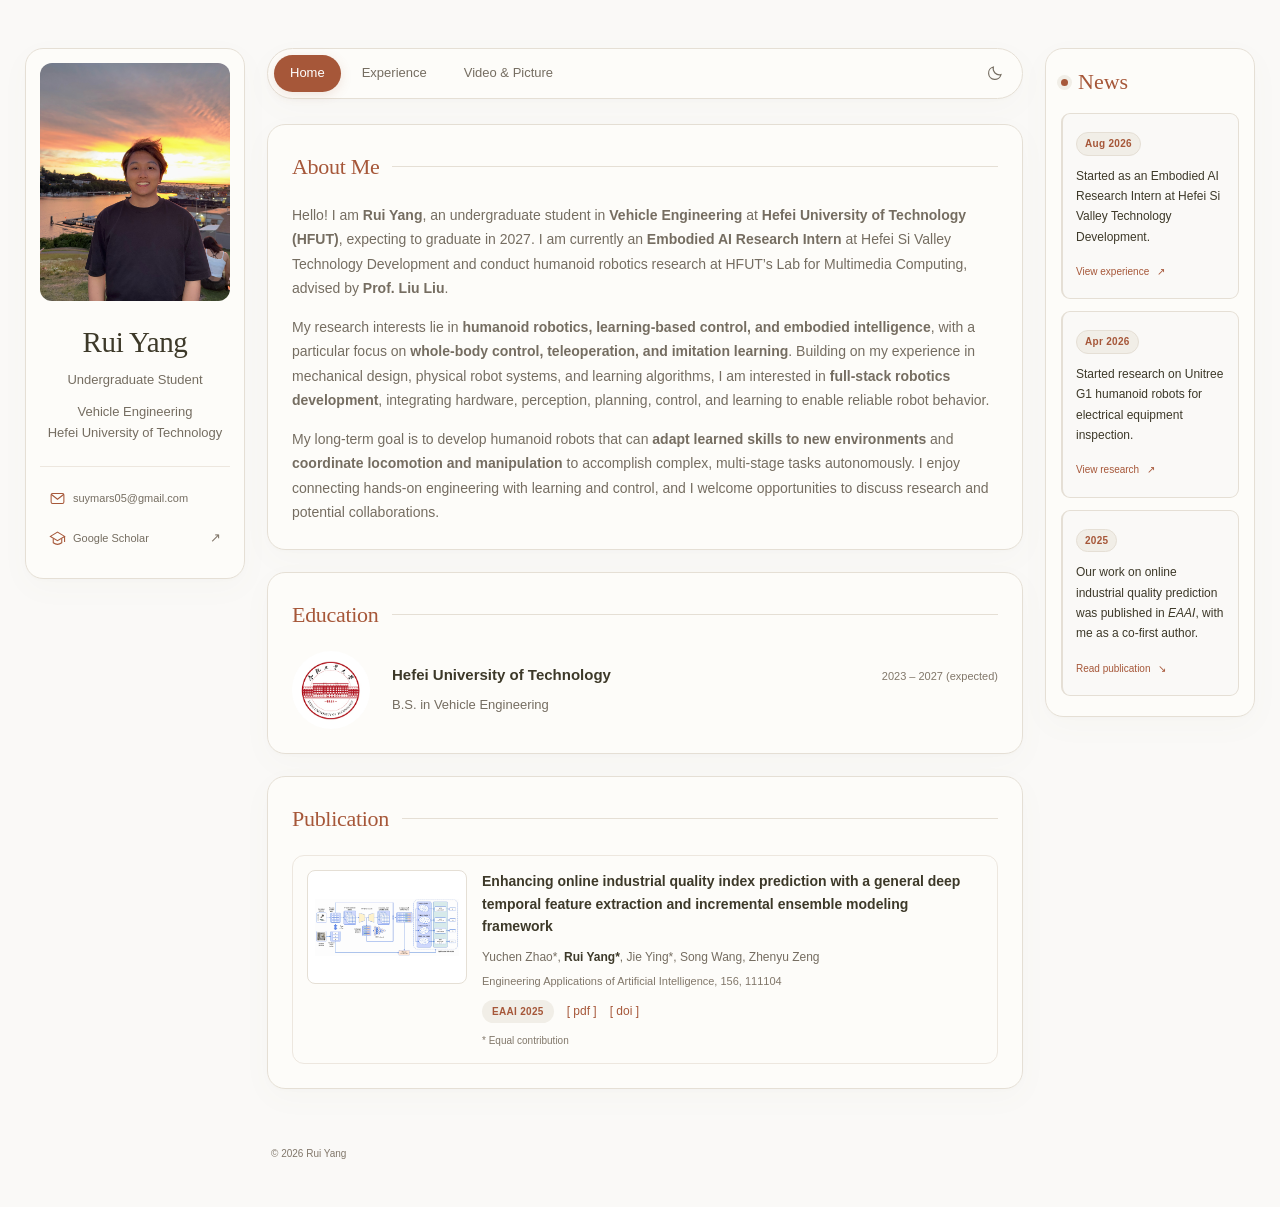
<file: index.html>
<!doctype html>
<html lang="en" data-theme="light">
<head><meta charset="utf-8"><meta name="viewport" content="width=device-width, initial-scale=1"><meta name="description" content="Rui Yang, a Vehicle Engineering undergraduate at Hefei University of Technology, working on humanoid robotics, whole-body control and embodied intelligence."><meta name="theme-color" content="#faf9f7"><title>Rui Yang | Home</title><link rel="icon" href="assets/favicon.svg" type="image/svg+xml"><link rel="stylesheet" href="assets/rui.css?v=no-underline-20261020"><script src="assets/app.js" defer></script><link rel="stylesheet" href="assets/media-page.css?v=20261023"></head>
<body class="home-page"><a class="skip-link" href="#main">Skip to content</a><div class="site-layout">
<aside class="sidebar" aria-label="About Rui Yang"><div class="profile-card"><img class="portrait" src="assets/rui-yang.jpg" alt="Rui Yang at sunset" width="3024" height="4032"><h1>Rui Yang</h1><p class="profile-role">Undergraduate Student</p><p class="profile-affiliation">Vehicle Engineering<br>Hefei University of Technology</p><div class="profile-links"><a href="mailto:suymars05@gmail.com"><svg viewBox="0 0 24 24" fill="none" stroke="currentColor" stroke-width="1.5" aria-hidden="true"><rect x="3" y="5" width="18" height="14" rx="2"/><path d="m3 6 9 7 9-7"/></svg><span>suymars05@gmail.com</span></a><a href="https://scholar.google.com/citations?hl=en&amp;user=213I5AwAAAAJ" target="_blank" rel="noopener"><svg viewBox="0 0 24 24" fill="none" stroke="currentColor" stroke-width="1.5" aria-hidden="true"><path d="m2 9 10-6 10 6-10 6-10-6Z"/><path d="M6 12v6c4 3 8 3 12 0v-6M22 9v8"/></svg><span>Google Scholar</span><span class="link-arrow" aria-hidden="true">↗</span></a></div></div></aside>
<div class="main-column"><nav class="page-nav" aria-label="Main navigation"><a href="index.html" aria-current="page">Home</a><a href="experience.html">Experience</a><a href="media.html">Video &amp; Picture</a><button id="themeToggle" aria-label="Toggle dark theme" aria-pressed="false" title="Toggle color theme"><svg viewBox="0 0 24 24" fill="none" stroke="currentColor" stroke-width="1.5" aria-hidden="true"><path d="M20 14.2A8.4 8.4 0 0 1 9.8 4a8.4 8.4 0 1 0 10.2 10.2Z"/></svg></button></nav>
<main id="main"><section class="module" id="about"><h2>About Me</h2>
<p>Hello! I am <strong>Rui Yang</strong>, an undergraduate student in <strong>Vehicle Engineering</strong> at <a href="https://www.hfut.edu.cn/" target="_blank" rel="noopener"><strong>Hefei University of Technology (HFUT)</strong></a>, expecting to graduate in 2027. I am currently an <strong>Embodied AI Research Intern</strong> at <a href="experience.html#internships">Hefei Si Valley Technology Development</a> and conduct humanoid robotics research at HFUT’s <a href="experience.html#research">Lab for Multimedia Computing</a>, advised by <a href="https://hfut-liuliu.com/" target="_blank" rel="noopener"><strong>Prof. Liu Liu</strong></a>.</p>
<p>My research interests lie in <strong>humanoid robotics, learning-based control, and embodied intelligence</strong>, with a particular focus on <strong>whole-body control, teleoperation, and imitation learning</strong>. Building on my experience in mechanical design, physical robot systems, and learning algorithms, I am interested in <strong>full-stack robotics development</strong>, integrating hardware, perception, planning, control, and learning to enable reliable robot behavior.</p>
<p>My long-term goal is to develop humanoid robots that can <strong>adapt learned skills to new environments</strong> and <strong>coordinate locomotion and manipulation</strong> to accomplish complex, multi-stage tasks autonomously. I enjoy connecting hands-on engineering with learning and control, and I welcome opportunities to <a href="mailto:suymars05@gmail.com">discuss research and potential collaborations</a>.</p></section>
<section class="module" id="education"><h2>Education</h2><div class="education-row"><a class="university-logo" href="https://www.hfut.edu.cn/" target="_blank" rel="noopener" aria-label="Hefei University of Technology"><img src="assets/hfut-emblem.jpg" alt="Hefei University of Technology emblem" width="205" height="185"></a><div class="education-body"><div class="education-heading"><h3>Hefei University of Technology</h3><span class="date">2023 – 2027 (expected)</span></div><p>B.S. in Vehicle Engineering</p></div></div></section>
<section class="module" id="publication"><h2>Publication</h2><article class="publication"><a class="paper-figure" href="assets/tfe-ivbre-framework.png" target="_blank" rel="noopener" aria-label="View the TFE-IVBRE framework figure"><img src="assets/tfe-ivbre-framework.png" alt="TFE-IVBRE framework: temporal feature extraction and incremental variational Bayesian regression ensemble" width="953" height="379"></a><div class="paper-body"><h3>Enhancing online industrial quality index prediction with a general deep temporal feature extraction and incremental ensemble modeling framework</h3><p class="authors">Yuchen Zhao*, <strong>Rui Yang*</strong>, Jie Ying*, Song Wang, Zhenyu Zeng</p><p class="paper-venue">Engineering Applications of Artificial Intelligence, 156, 111104</p><div class="paper-meta"><span class="venue-badge">EAAI 2025</span><a href="assets/Rui_Yang_EAAI_2025.pdf" target="_blank" rel="noopener">[ pdf ]</a><a href="https://doi.org/10.1016/j.engappai.2025.111104" target="_blank" rel="noopener">[ doi ]</a></div><p class="contribution">* Equal contribution</p></div></article></section></main></div><aside class="news-rail" aria-labelledby="news-title"><div class="news-card"><h2 id="news-title"><span class="news-dot" aria-hidden="true"></span>News</h2><ol class="news-list"><li class="news-item"><time datetime="2026-08">Aug 2026</time><p>Started as an Embodied AI Research Intern at Hefei Si Valley Technology Development.</p><a href="experience.html#internships">View experience <span aria-hidden="true">↗</span></a></li><li class="news-item"><time datetime="2026-04">Apr 2026</time><p>Started research on Unitree G1 humanoid robots for electrical equipment inspection.</p><a href="experience.html#research">View research <span aria-hidden="true">↗</span></a></li><li class="news-item"><time datetime="2025">2025</time><p>Our work on online industrial quality prediction was published in <em>EAAI</em>, with me as a co-first author.</p><a href="#publication">Read publication <span aria-hidden="true">↘</span></a></li></ol></div></aside><footer class="home-footer"><span>© 2026 Rui Yang</span></footer></div></body></html>
</file>
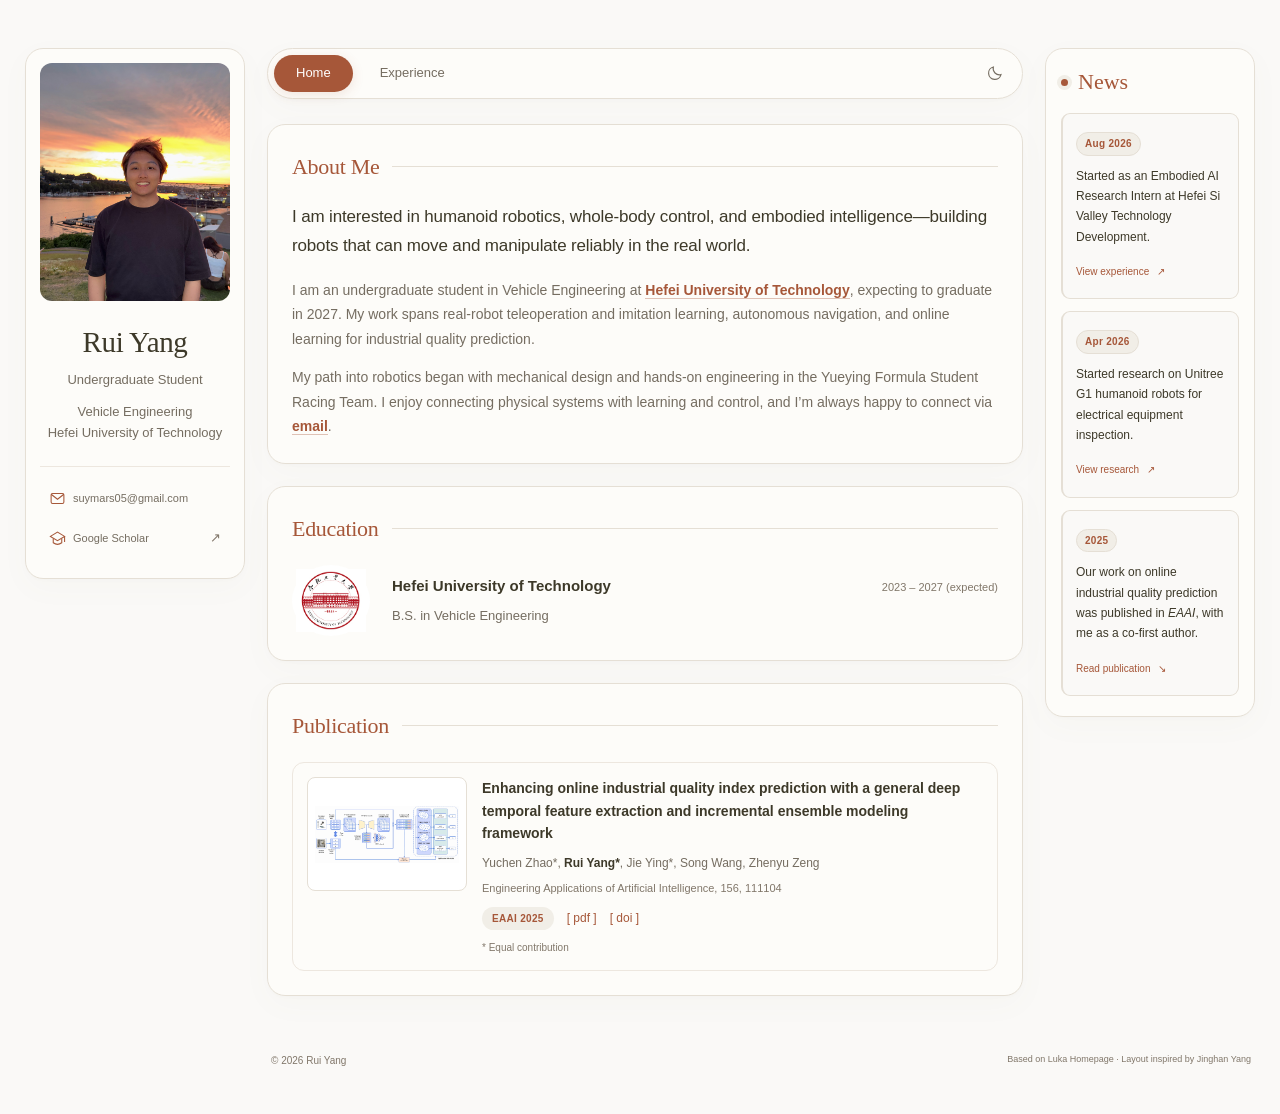
<file: github-pages/index.html>
<!doctype html>
<html lang="en" data-theme="light">
<head><meta charset="utf-8"><meta name="viewport" content="width=device-width, initial-scale=1"><meta name="description" content="Rui Yang, a Vehicle Engineering undergraduate at Hefei University of Technology, working on humanoid robotics, whole-body control and embodied intelligence."><meta name="theme-color" content="#faf9f7"><title>Rui Yang | Home</title><link rel="icon" href="assets/favicon.svg" type="image/svg+xml"><link rel="stylesheet" href="assets/rui.css"><script src="assets/app.js" defer></script></head>
<body class="home-page"><a class="skip-link" href="#main">Skip to content</a><div class="site-layout">
<aside class="sidebar" aria-label="About Rui Yang"><div class="profile-card"><img class="portrait" src="assets/rui-yang.jpg" alt="Rui Yang at sunset" width="3024" height="4032"><h1>Rui Yang</h1><p class="profile-role">Undergraduate Student</p><p class="profile-affiliation">Vehicle Engineering<br>Hefei University of Technology</p><div class="profile-links"><a href="mailto:suymars05@gmail.com"><svg viewBox="0 0 24 24" fill="none" stroke="currentColor" stroke-width="1.5" aria-hidden="true"><rect x="3" y="5" width="18" height="14" rx="2"/><path d="m3 6 9 7 9-7"/></svg><span>suymars05@gmail.com</span></a><a href="https://scholar.google.com/citations?hl=en&amp;user=213I5AwAAAAJ" target="_blank" rel="noopener"><svg viewBox="0 0 24 24" fill="none" stroke="currentColor" stroke-width="1.5" aria-hidden="true"><path d="m2 9 10-6 10 6-10 6-10-6Z"/><path d="M6 12v6c4 3 8 3 12 0v-6M22 9v8"/></svg><span>Google Scholar</span><span class="link-arrow" aria-hidden="true">↗</span></a></div></div></aside>
<div class="main-column"><nav class="page-nav" aria-label="Main navigation"><a href="index.html" aria-current="page">Home</a><a href="experience.html" >Experience</a><button id="themeToggle" aria-label="Toggle dark theme" aria-pressed="false" title="Toggle color theme"><svg viewBox="0 0 24 24" fill="none" stroke="currentColor" stroke-width="1.5" aria-hidden="true"><path d="M20 14.2A8.4 8.4 0 0 1 9.8 4a8.4 8.4 0 1 0 10.2 10.2Z"/></svg></button></nav>
<main id="main"><section class="module" id="about"><h2>About Me</h2><p class="lead">I am interested in humanoid robotics, whole-body control, and embodied intelligence—building robots that can move and manipulate reliably in the real world.</p><p>I am an undergraduate student in Vehicle Engineering at <a href="https://www.hfut.edu.cn/" target="_blank" rel="noopener">Hefei University of Technology</a>, expecting to graduate in 2027. My work spans real-robot teleoperation and imitation learning, autonomous navigation, and online learning for industrial quality prediction.</p><p>My path into robotics began with mechanical design and hands-on engineering in the Yueying Formula Student Racing Team. I enjoy connecting physical systems with learning and control, and I’m always happy to connect via <a href="mailto:suymars05@gmail.com">email</a>.</p></section>
<section class="module" id="education"><h2>Education</h2><div class="education-row"><a class="university-logo" href="https://www.hfut.edu.cn/" target="_blank" rel="noopener" aria-label="Hefei University of Technology"><img src="assets/hfut-emblem.jpg" alt="Hefei University of Technology emblem" width="205" height="185"></a><div class="education-body"><div class="education-heading"><h3>Hefei University of Technology</h3><span class="date">2023 – 2027 (expected)</span></div><p>B.S. in Vehicle Engineering</p></div></div></section>
<section class="module" id="publication"><h2>Publication</h2><article class="publication"><a class="paper-figure" href="assets/tfe-ivbre-framework.png" target="_blank" rel="noopener" aria-label="View the TFE-IVBRE framework figure"><img src="assets/tfe-ivbre-framework.png" alt="TFE-IVBRE framework: temporal feature extraction and incremental variational Bayesian regression ensemble" width="953" height="379"></a><div class="paper-body"><h3>Enhancing online industrial quality index prediction with a general deep temporal feature extraction and incremental ensemble modeling framework</h3><p class="authors">Yuchen Zhao*, <strong>Rui Yang*</strong>, Jie Ying*, Song Wang, Zhenyu Zeng</p><p class="paper-venue">Engineering Applications of Artificial Intelligence, 156, 111104</p><div class="paper-meta"><span class="venue-badge">EAAI 2025</span><a href="assets/Rui_Yang_EAAI_2025.pdf" target="_blank" rel="noopener">[ pdf ]</a><a href="https://doi.org/10.1016/j.engappai.2025.111104" target="_blank" rel="noopener">[ doi ]</a></div><p class="contribution">* Equal contribution</p></div></article></section></main></div><aside class="news-rail" aria-labelledby="news-title"><div class="news-card"><h2 id="news-title"><span class="news-dot" aria-hidden="true"></span>News</h2><ol class="news-list"><li class="news-item"><time datetime="2026-08">Aug 2026</time><p>Started as an Embodied AI Research Intern at Hefei Si Valley Technology Development.</p><a href="experience.html#internships">View experience <span aria-hidden="true">↗</span></a></li><li class="news-item"><time datetime="2026-04">Apr 2026</time><p>Started research on Unitree G1 humanoid robots for electrical equipment inspection.</p><a href="experience.html#research">View research <span aria-hidden="true">↗</span></a></li><li class="news-item"><time datetime="2025">2025</time><p>Our work on online industrial quality prediction was published in <em>EAAI</em>, with me as a co-first author.</p><a href="#publication">Read publication <span aria-hidden="true">↘</span></a></li></ol></div></aside><footer class="home-footer"><span>© 2026 Rui Yang</span><span class="credit">Based on <a href="https://github.com/wzsyyh/luka-homepage-template" target="_blank" rel="noopener">Luka Homepage</a> · Layout inspired by <a href="https://jinghanyang.com/" target="_blank" rel="noopener">Jinghan Yang</a></span></footer></div></body></html>
</file>
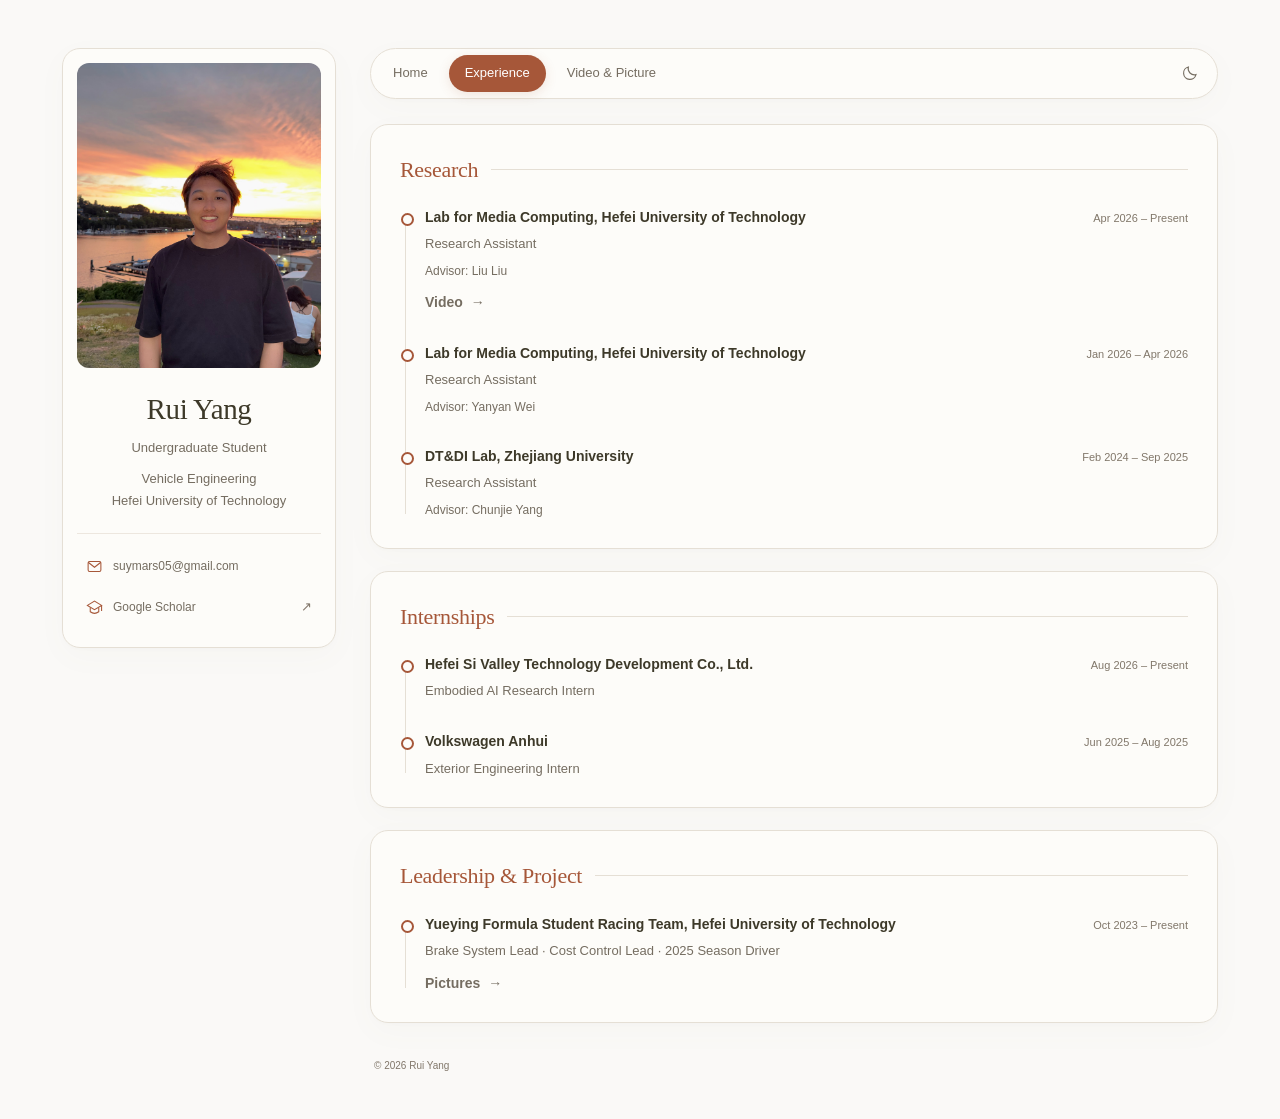
<file: experience.html>
<!doctype html>
<html lang="en" data-theme="light">
<head><meta charset="utf-8"><meta name="viewport" content="width=device-width, initial-scale=1"><meta name="description" content="Rui Yang, a Vehicle Engineering undergraduate at Hefei University of Technology, working on humanoid robotics, whole-body control and embodied intelligence."><meta name="theme-color" content="#faf9f7"><title>Rui Yang | Experience</title><link rel="icon" href="assets/favicon.svg" type="image/svg+xml"><link rel="stylesheet" href="assets/rui.css?v=no-underline-20261020"><script src="assets/app.js" defer></script><link rel="stylesheet" href="assets/media-page.css?v=20261023-racing"></head>
<body><a class="skip-link" href="#main">Skip to content</a><div class="site-layout">
<aside class="sidebar" aria-label="About Rui Yang"><div class="profile-card"><img class="portrait" src="assets/rui-yang.jpg" alt="Rui Yang at sunset" width="3024" height="4032"><h1>Rui Yang</h1><p class="profile-role">Undergraduate Student</p><p class="profile-affiliation">Vehicle Engineering<br>Hefei University of Technology</p><div class="profile-links"><a href="mailto:suymars05@gmail.com"><svg viewBox="0 0 24 24" fill="none" stroke="currentColor" stroke-width="1.5" aria-hidden="true"><rect x="3" y="5" width="18" height="14" rx="2"/><path d="m3 6 9 7 9-7"/></svg><span>suymars05@gmail.com</span></a><a href="https://scholar.google.com/citations?hl=en&amp;user=213I5AwAAAAJ" target="_blank" rel="noopener"><svg viewBox="0 0 24 24" fill="none" stroke="currentColor" stroke-width="1.5" aria-hidden="true"><path d="m2 9 10-6 10 6-10 6-10-6Z"/><path d="M6 12v6c4 3 8 3 12 0v-6M22 9v8"/></svg><span>Google Scholar</span><span class="link-arrow" aria-hidden="true">↗</span></a></div></div></aside>
<div class="main-column"><nav class="page-nav" aria-label="Main navigation"><a href="index.html">Home</a><a href="experience.html" aria-current="page">Experience</a><a href="media.html">Video &amp; Picture</a><button id="themeToggle" aria-label="Toggle dark theme" aria-pressed="false" title="Toggle color theme"><svg viewBox="0 0 24 24" fill="none" stroke="currentColor" stroke-width="1.5" aria-hidden="true"><path d="M20 14.2A8.4 8.4 0 0 1 9.8 4a8.4 8.4 0 1 0 10.2 10.2Z"/></svg></button></nav>
<main id="main"><section class="module" id="research"><h2>Research</h2><div class="timeline">
<article class="timeline-item" id="liu-liu-research"><div class="entry-heading"><h3>Lab for Media Computing, Hefei University of Technology</h3><span class="date">Apr 2026 – Present</span></div><p class="role">Research Assistant</p><p class="advisor">Advisor: <a href="https://hfut-liuliu.com/" target="_blank" rel="noopener">Liu Liu</a></p><p class="project-media-link"><a href="media.html#liu-liu-video" aria-label="Watch the Liu Liu research project video">Video <span aria-hidden="true">→</span></a></p></article>
<article class="timeline-item"><div class="entry-heading"><h3>Lab for Media Computing, Hefei University of Technology</h3><span class="date">Jan 2026 – Apr 2026</span></div><p class="role">Research Assistant</p><p class="advisor">Advisor: <a href="https://faculty.hfut.edu.cn/weiyanyan/zh_CN/index.htm" target="_blank" rel="noopener">Yanyan Wei</a></p></article>
<article class="timeline-item"><div class="entry-heading"><h3>DT&amp;DI Lab, Zhejiang University</h3><span class="date">Feb 2024 – Sep 2025</span></div><p class="role">Research Assistant</p><p class="advisor">Advisor: <a href="https://person.zju.edu.cn/cjyang" target="_blank" rel="noopener">Chunjie Yang</a></p></article>
</div></section><section class="module" id="internships"><h2>Internships</h2><div class="timeline"><article class="timeline-item"><div class="entry-heading"><h3>Hefei Si Valley Technology Development Co., Ltd.</h3><span class="date">Aug 2026 – Present</span></div><p class="role">Embodied AI Research Intern</p></article><article class="timeline-item"><div class="entry-heading"><h3>Volkswagen Anhui</h3><span class="date">Jun 2025 – Aug 2025</span></div><p class="role">Exterior Engineering Intern</p></article></div></section><section class="module" id="leadership"><h2>Leadership &amp; Project</h2><div class="timeline"><article class="timeline-item" id="yueying-experience"><div class="entry-heading"><h3>Yueying Formula Student Racing Team, Hefei University of Technology</h3><span class="date">Oct 2023 – Present</span></div><p class="role">Brake System Lead · Cost Control Lead · 2025 Season Driver</p><p class="project-media-link"><a href="media.html#yueying-pictures">Pictures <span aria-hidden="true">→</span></a></p></article></div></section></main><footer><span>© 2026 Rui Yang</span></footer></div></div></body></html>
</file>
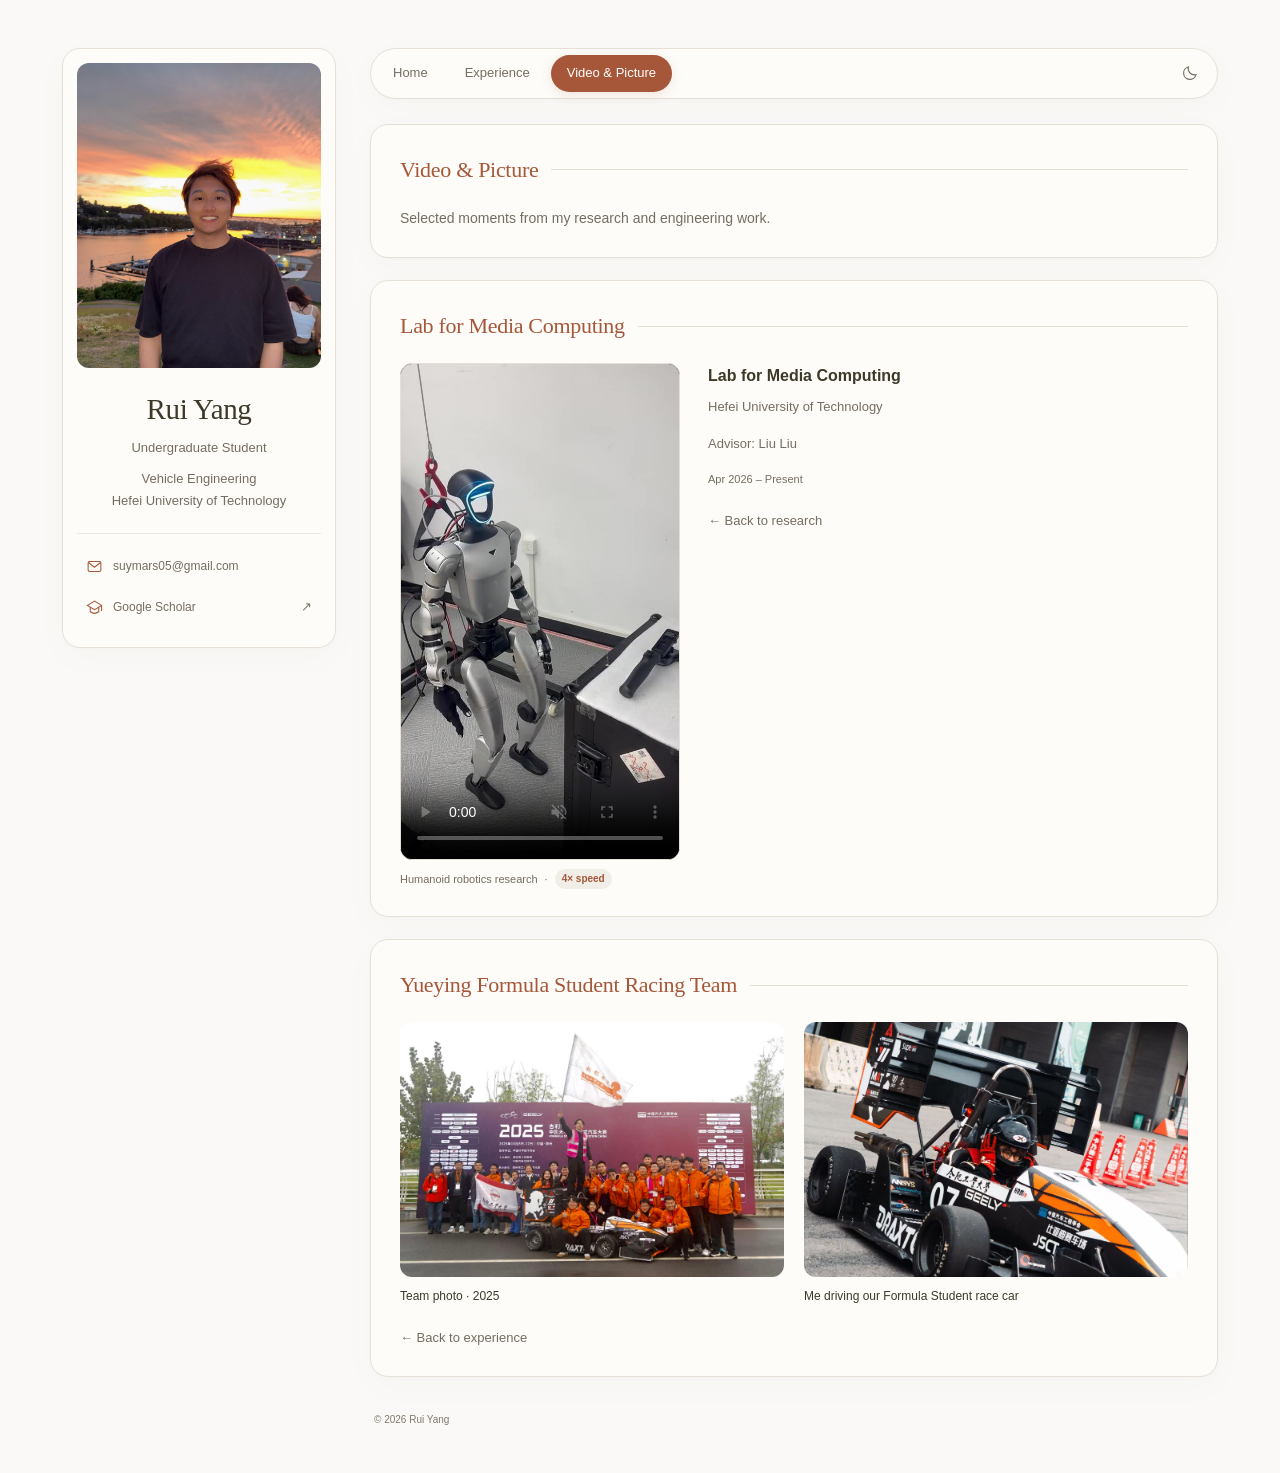
<file: media.html>
<!doctype html>
<html lang="en" data-theme="light">
<head><meta charset="utf-8"><meta name="viewport" content="width=device-width, initial-scale=1"><meta name="description" content="Rui Yang, a Vehicle Engineering undergraduate at Hefei University of Technology, working on humanoid robotics, whole-body control and embodied intelligence."><meta name="theme-color" content="#faf9f7"><title>Rui Yang | Video &amp; Picture</title><link rel="icon" href="assets/favicon.svg" type="image/svg+xml"><link rel="stylesheet" href="assets/rui.css?v=no-underline-20261020"><script src="assets/app.js" defer></script><link rel="stylesheet" href="assets/media-page.css?v=20261023-racing"><link rel="stylesheet" href="assets/research-video.css?v=20261022"></head>
<body><a class="skip-link" href="#main">Skip to content</a><div class="site-layout">
<aside class="sidebar" aria-label="About Rui Yang"><div class="profile-card"><img class="portrait" src="assets/rui-yang.jpg" alt="Rui Yang at sunset" width="3024" height="4032"><h1>Rui Yang</h1><p class="profile-role">Undergraduate Student</p><p class="profile-affiliation">Vehicle Engineering<br>Hefei University of Technology</p><div class="profile-links"><a href="mailto:suymars05@gmail.com"><svg viewBox="0 0 24 24" fill="none" stroke="currentColor" stroke-width="1.5" aria-hidden="true"><rect x="3" y="5" width="18" height="14" rx="2"/><path d="m3 6 9 7 9-7"/></svg><span>suymars05@gmail.com</span></a><a href="https://scholar.google.com/citations?hl=en&amp;user=213I5AwAAAAJ" target="_blank" rel="noopener"><svg viewBox="0 0 24 24" fill="none" stroke="currentColor" stroke-width="1.5" aria-hidden="true"><path d="m2 9 10-6 10 6-10 6-10-6Z"/><path d="M6 12v6c4 3 8 3 12 0v-6M22 9v8"/></svg><span>Google Scholar</span><span class="link-arrow" aria-hidden="true">↗</span></a></div></div></aside>
<div class="main-column"><nav class="page-nav" aria-label="Main navigation"><a href="index.html">Home</a><a href="experience.html">Experience</a><a href="media.html" aria-current="page">Video &amp; Picture</a><button id="themeToggle" aria-label="Toggle dark theme" aria-pressed="false" title="Toggle color theme"><svg viewBox="0 0 24 24" fill="none" stroke="currentColor" stroke-width="1.5" aria-hidden="true"><path d="M20 14.2A8.4 8.4 0 0 1 9.8 4a8.4 8.4 0 1 0 10.2 10.2Z"/></svg></button></nav>
<main id="main"><section class="module media-intro"><h2>Video &amp; Picture</h2><p>Selected moments from my research and engineering work.</p></section>
<section class="module media-project" id="liu-liu-video" tabindex="-1" aria-labelledby="humanoid-title"><h2 id="humanoid-title">Lab for Media Computing</h2><div class="media-project-grid"><figure class="research-media">
<video class="research-video" controls playsinline muted preload="metadata" poster="assets/humanoid-research-poster.jpg" width="540" height="960" aria-label="Humanoid robotics research demonstration at four times speed">
<source src="assets/humanoid-research-4x.mp4" type="video/mp4">
Your browser does not support embedded video. <a href="assets/humanoid-research-4x.mp4">Watch the video</a>.
</video>
<figcaption>Humanoid robotics research <span aria-hidden="true">·</span> <span class="video-speed">4× speed</span></figcaption>
</figure><div class="media-project-details"><h3>Lab for Media Computing</h3><p>Hefei University of Technology</p><p class="advisor">Advisor: <a href="https://hfut-liuliu.com/" target="_blank" rel="noopener">Liu Liu</a></p><p class="date">Apr 2026 – Present</p><p class="media-back"><a href="experience.html#liu-liu-research">← Back to research</a></p></div></div></section><section class="module media-project racing-gallery" id="yueying-pictures" tabindex="-1" aria-labelledby="yueying-title">
<h2 id="yueying-title">Yueying Formula Student Racing Team</h2>
<div class="photo-grid">
<figure><a href="assets/yueying-team-2025.jpg" target="_blank" rel="noopener" aria-label="Open full-size Yueying team photo"><img src="assets/yueying-team-2025.jpg" alt="Yueying Formula Student Racing Team with their race car and team flag at the 2025 competition" width="1920" height="1279" loading="lazy" decoding="async"></a><figcaption>Team photo · 2025</figcaption></figure>
<figure><a href="assets/yueying-race-car.jpg" target="_blank" rel="noopener" aria-label="Open full-size Yueying race car photo"><img src="assets/yueying-race-car.jpg" alt="Rui Yang driving the Yueying Formula Student race car" width="1920" height="1279" loading="lazy" decoding="async"></a><figcaption>Me driving our Formula Student race car</figcaption></figure>
</div><p class="media-back"><a href="experience.html#yueying-experience">← Back to experience</a></p></section></main><footer><span>© 2026 Rui Yang</span></footer></div></div></body></html>
</file>
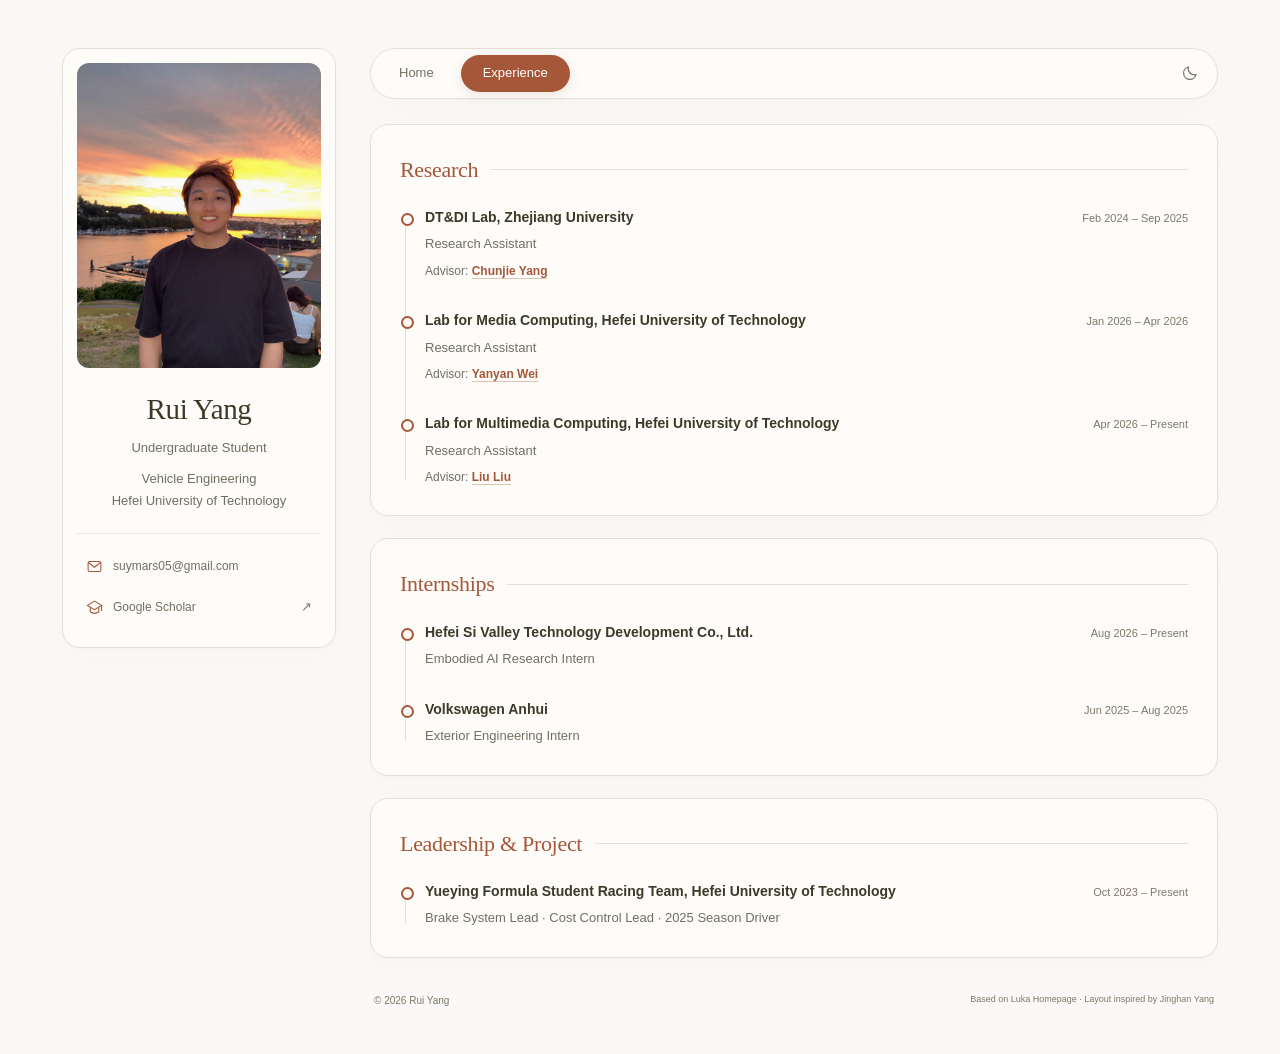
<file: github-pages/experience.html>
<!doctype html>
<html lang="en" data-theme="light">
<head><meta charset="utf-8"><meta name="viewport" content="width=device-width, initial-scale=1"><meta name="description" content="Rui Yang, a Vehicle Engineering undergraduate at Hefei University of Technology, working on humanoid robotics, whole-body control and embodied intelligence."><meta name="theme-color" content="#faf9f7"><title>Rui Yang | Experience</title><link rel="icon" href="assets/favicon.svg" type="image/svg+xml"><link rel="stylesheet" href="assets/rui.css"><script src="assets/app.js" defer></script></head>
<body><a class="skip-link" href="#main">Skip to content</a><div class="site-layout">
<aside class="sidebar" aria-label="About Rui Yang"><div class="profile-card"><img class="portrait" src="assets/rui-yang.jpg" alt="Rui Yang at sunset" width="3024" height="4032"><h1>Rui Yang</h1><p class="profile-role">Undergraduate Student</p><p class="profile-affiliation">Vehicle Engineering<br>Hefei University of Technology</p><div class="profile-links"><a href="mailto:suymars05@gmail.com"><svg viewBox="0 0 24 24" fill="none" stroke="currentColor" stroke-width="1.5" aria-hidden="true"><rect x="3" y="5" width="18" height="14" rx="2"/><path d="m3 6 9 7 9-7"/></svg><span>suymars05@gmail.com</span></a><a href="https://scholar.google.com/citations?hl=en&amp;user=213I5AwAAAAJ" target="_blank" rel="noopener"><svg viewBox="0 0 24 24" fill="none" stroke="currentColor" stroke-width="1.5" aria-hidden="true"><path d="m2 9 10-6 10 6-10 6-10-6Z"/><path d="M6 12v6c4 3 8 3 12 0v-6M22 9v8"/></svg><span>Google Scholar</span><span class="link-arrow" aria-hidden="true">↗</span></a></div></div></aside>
<div class="main-column"><nav class="page-nav" aria-label="Main navigation"><a href="index.html" >Home</a><a href="experience.html" aria-current="page">Experience</a><button id="themeToggle" aria-label="Toggle dark theme" aria-pressed="false" title="Toggle color theme"><svg viewBox="0 0 24 24" fill="none" stroke="currentColor" stroke-width="1.5" aria-hidden="true"><path d="M20 14.2A8.4 8.4 0 0 1 9.8 4a8.4 8.4 0 1 0 10.2 10.2Z"/></svg></button></nav>
<main id="main"><section class="module" id="research"><h2>Research</h2><div class="timeline"><article class="timeline-item"><div class="entry-heading"><h3>DT&amp;DI Lab, Zhejiang University</h3><span class="date">Feb 2024 – Sep 2025</span></div><p class="role">Research Assistant</p><p class="advisor">Advisor: <a href="https://person.zju.edu.cn/cjyang" target="_blank" rel="noopener">Chunjie Yang</a></p></article><article class="timeline-item"><div class="entry-heading"><h3>Lab for Media Computing, Hefei University of Technology</h3><span class="date">Jan 2026 – Apr 2026</span></div><p class="role">Research Assistant</p><p class="advisor">Advisor: <a href="https://faculty.hfut.edu.cn/weiyanyan/zh_CN/index.htm" target="_blank" rel="noopener">Yanyan Wei</a></p></article><article class="timeline-item"><div class="entry-heading"><h3>Lab for Multimedia Computing, Hefei University of Technology</h3><span class="date">Apr 2026 – Present</span></div><p class="role">Research Assistant</p><p class="advisor">Advisor: <a href="https://hfut-liuliu.com/" target="_blank" rel="noopener">Liu Liu</a></p></article></div></section><section class="module" id="internships"><h2>Internships</h2><div class="timeline"><article class="timeline-item"><div class="entry-heading"><h3>Hefei Si Valley Technology Development Co., Ltd.</h3><span class="date">Aug 2026 – Present</span></div><p class="role">Embodied AI Research Intern</p></article><article class="timeline-item"><div class="entry-heading"><h3>Volkswagen Anhui</h3><span class="date">Jun 2025 – Aug 2025</span></div><p class="role">Exterior Engineering Intern</p></article></div></section><section class="module" id="leadership"><h2>Leadership &amp; Project</h2><div class="timeline"><article class="timeline-item"><div class="entry-heading"><h3>Yueying Formula Student Racing Team, Hefei University of Technology</h3><span class="date">Oct 2023 – Present</span></div><p class="role">Brake System Lead · Cost Control Lead · 2025 Season Driver</p></article></div></section></main><footer><span>© 2026 Rui Yang</span><span class="credit">Based on <a href="https://github.com/wzsyyh/luka-homepage-template" target="_blank" rel="noopener">Luka Homepage</a> · Layout inspired by <a href="https://jinghanyang.com/" target="_blank" rel="noopener">Jinghan Yang</a></span></footer></div></div></body></html>
</file>
<file: assets/rui.css>
/* Personal homepage based on Luka Homepage; layout inspired by jinghanyang.com. */
:root{color-scheme:light;--bg:#faf9f7;--surface:#fdfcf9;--ink:#3d3929;--soft:#756d61;--faint:#81776a;--line:#e5dfd5;--line-soft:#ede7df;--accent:#a65739;--link:#a65739;--heading:#a65739;--active:#a65739;--wash:#f1eee7;--shadow:0 2px 3px #3d392903,0 9px 30px #8b735508}
[data-theme=dark]{color-scheme:dark;--bg:#1a1917;--surface:#22211e;--ink:#d1cec7;--soft:#b5ac9e;--faint:#aaa092;--line:#3e3932;--line-soft:#332f29;--accent:#e9a07c;--link:#e9a07c;--heading:#e9a07c;--active:#a65739;--wash:#2d2923;--shadow:0 3px 20px #00000012}
*{box-sizing:border-box}html{scroll-behavior:smooth}body{margin:0;background:var(--bg);color:var(--ink);font-family:Inter,-apple-system,BlinkMacSystemFont,"Segoe UI",sans-serif;font-size:15px;line-height:1.75;-webkit-font-smoothing:antialiased;transition:background .2s,color .2s}a{color:var(--link);text-decoration:none;transition:color .18s,background .18s}a:hover{color:var(--ink)}button{font:inherit;cursor:pointer}a:focus-visible,button:focus-visible{outline:2px solid var(--heading);outline-offset:4px}svg{display:block}.site-layout{display:grid;grid-template-columns:274px minmax(0,1fr);gap:34px;max-width:1220px;padding:48px 32px 30px;margin:0 auto;align-items:start}.sidebar{position:sticky;top:40px}.profile-card{padding:14px 14px 20px;border:1px solid var(--line);border-radius:18px;background:var(--surface);box-shadow:var(--shadow);text-align:center}.portrait{width:100%;height:auto;aspect-ratio:4/5;object-fit:cover;object-position:center 48%;display:block;border-radius:12px}.profile-card h1{font-size:24px;font-weight:600;letter-spacing:-.4px;line-height:1.4;margin:21px 0 7px}.profile-role{font-size:13px;color:var(--soft);margin:0}.profile-affiliation{font-size:13px;color:var(--soft);line-height:1.65;margin:9px 0 0}.profile-links{border-top:1px solid var(--line-soft);display:flex;flex-direction:column;gap:3px;margin-top:22px;padding-top:14px;text-align:left}.profile-links>a{display:flex;align-items:center;gap:10px;padding:8px 9px;border-radius:8px;color:var(--soft);font-size:12px}.profile-links>a:hover{background:var(--wash);color:var(--ink)}.profile-links svg{width:17px;height:17px;flex:none;color:var(--accent)}.link-arrow{margin-left:auto;font-size:13px;color:var(--faint)}.main-column{min-width:0}.page-nav{display:flex;align-items:center;gap:5px;padding:6px;margin-bottom:25px;border-radius:999px;border:1px solid var(--line);background:var(--surface);box-shadow:var(--shadow);position:sticky;top:20px;z-index:10}.page-nav>a{padding:8px 22px;line-height:1.6;border-radius:999px;font-size:13px;font-weight:500;color:var(--soft)}.page-nav>a:hover{background:var(--wash)}.page-nav>a[aria-current=page]{background:var(--active);color:#fff;box-shadow:0 3px 12px #a6573925}#themeToggle{display:grid;place-items:center;margin-left:auto;width:36px;height:36px;background:transparent;border:0;border-radius:50%;color:var(--soft);margin-right:3px}#themeToggle:hover{background:var(--wash)}#themeToggle svg{width:18px;height:18px}.module{padding:27px 29px;margin-bottom:22px;border:1px solid var(--line);border-radius:18px;background:var(--surface);box-shadow:var(--shadow);animation:rise .4s both}.module:nth-child(2){animation-delay:.05s}.module:nth-child(3){animation-delay:.1s}.module h2{display:flex;align-items:center;gap:13px;color:var(--heading);text-transform:uppercase;font-size:12px;font-weight:650;letter-spacing:.11em;margin:0 0 19px;line-height:1.6}.module h2:after{content:"";height:1px;background:var(--line);flex:1}.module p{margin:0 0 14px;color:var(--soft);font-size:14px}.module p:last-child{margin-bottom:0}.module .lead{font-size:17px;line-height:1.7;color:var(--ink);font-weight:500;letter-spacing:-.15px;margin-bottom:17px}.module p a,.advisor a{color:inherit;font-weight:inherit;border-bottom:0;text-decoration:none;text-underline-offset:.18em}.module p a:hover,.advisor a:hover,.module p a:focus-visible,.advisor a:focus-visible{color:var(--link);background:transparent;text-decoration:none}.education-row{display:flex;align-items:center;gap:22px}.university-logo{width:78px;aspect-ratio:1;flex:none;display:grid;place-items:center;overflow:hidden;padding:4px;border-radius:50%;background:white}.university-logo img{display:block;width:100%;height:auto}.education-body{flex:1;min-width:0}.education-heading{display:flex;align-items:baseline;justify-content:space-between;gap:12px;flex-wrap:wrap}.education-heading h3{font-size:15px;line-height:1.55;margin:0 0 3px;font-weight:600}.date{font-size:11px;color:var(--faint);white-space:nowrap;line-height:1.7}.education-body p{font-size:13px;margin:5px 0}.publication{display:flex;align-items:flex-start;gap:19px;border:1px solid var(--line-soft);border-radius:12px;padding:18px;transition:transform .2s,border-color .2s,box-shadow .2s}.publication:hover{transform:translateX(3px);border-color:var(--accent);box-shadow:var(--shadow)}.paper-figure{width:208px;height:135px;flex:none;border:1px solid var(--line);border-radius:8px;display:flex;align-items:center;justify-content:center;padding:7px;background:white;overflow:hidden}.paper-figure img{width:100%;height:100%;object-fit:contain}.paper-body{flex:1;min-width:0}.paper-body h3{font-size:14px;font-weight:600;line-height:1.6;margin:0 0 9px}.paper-body .authors{font-size:12px;line-height:1.7;margin:0 0 5px}.authors strong{font-weight:650;color:var(--ink)}.paper-body .paper-venue{font-size:11px;line-height:1.7;color:var(--faint);margin:0 0 9px}.paper-meta{display:flex;align-items:center;gap:13px;flex-wrap:wrap;font-size:12px}.venue-badge{background:var(--wash);color:var(--accent);font-size:10px;letter-spacing:.03em;font-weight:600;line-height:1.7;padding:3px 10px;border-radius:30px}.paper-body .contribution{margin:9px 0 0;font-size:10px;color:var(--faint)}.timeline{position:relative;padding-left:25px}.timeline:before{content:"";position:absolute;left:5px;top:7px;bottom:7px;width:1px;background:var(--line)}.timeline-item{position:relative;padding:0 0 27px}.timeline-item:last-child{padding-bottom:0}.timeline-item:before{content:"";position:absolute;left:-24px;top:7px;width:9px;height:9px;border:2px solid var(--accent);border-radius:50%;background:var(--surface);transition:transform .2s,background .2s}.timeline-item:hover:before{transform:scale(1.2);background:var(--accent)}.entry-heading{display:flex;justify-content:space-between;align-items:baseline;gap:14px}.entry-heading h3{margin:0;font-size:14px;line-height:1.6;font-weight:600}.entry-heading .date{flex:none}.timeline-item .role{font-size:13px;margin:5px 0 0}.timeline-item .advisor{font-size:12px;margin:5px 0 0}footer{display:flex;flex-wrap:wrap;justify-content:space-between;gap:9px;color:var(--faint);font-size:10px;padding:12px 4px 14px}.credit{font-size:9px}footer a{color:var(--faint)}.skip-link{position:fixed;top:-90px;left:20px;padding:10px 18px;background:var(--surface);z-index:30}.skip-link:focus{top:10px}@keyframes rise{from{opacity:0;transform:translateY(10px)}to{opacity:1;transform:none}}
@media(max-width:1080px){.site-layout{grid-template-columns:240px minmax(0,1fr);gap:25px;padding:35px 25px}.module{padding:24px}.publication{gap:16px;padding:15px}.paper-figure{width:158px;height:115px}.entry-heading{display:block}.entry-heading .date{display:block;margin-top:3px}.profile-links>a{font-size:11px;gap:8px}}
@media(max-width:800px){.site-layout{grid-template-columns:210px minmax(0,1fr);gap:20px;padding:28px 20px}.module{padding:22px}.publication{flex-direction:column}.paper-figure{width:100%;height:auto;aspect-ratio:2.55}.profile-card{padding:11px}.profile-links>a{font-size:10px;padding:8px 4px}.profile-card h1{font-size:22px}.profile-role,.profile-affiliation{font-size:12px}.education-row{align-items:flex-start;gap:15px}.university-logo{width:62px}.education-heading h3{font-size:14px}}
@media(max-width:650px){.site-layout{display:block;padding:22px 18px 20px}.sidebar{position:static;margin-bottom:21px}.profile-card{display:grid;grid-template-columns:105px minmax(0,1fr);column-gap:20px;padding:17px;text-align:left}.portrait{grid-column:1;grid-row:1/5;align-self:start;height:140px;object-fit:cover;border-radius:10px}.profile-card h1{grid-column:2;margin:0 0 5px;font-size:23px}.profile-role{grid-column:2;font-size:11px}.profile-affiliation{grid-column:2;font-size:11px;margin:6px 0 0}.profile-links{grid-column:1/-1;margin-top:17px;padding-top:12px;gap:4px;flex-direction:row;justify-content:space-between;flex-wrap:wrap}.profile-links>a{font-size:11px;padding:6px;gap:8px}.profile-links svg{width:16px;height:16px}.link-arrow{display:none}.page-nav{top:12px;margin-bottom:19px}.page-nav>a{padding:8px 18px;font-size:12px}.module{padding:22px;margin-bottom:18px;border-radius:14px}.module h2{font-size:11px;letter-spacing:.09em;margin-bottom:17px}.module .lead{font-size:16px}.module p{font-size:13px}.publication{padding:14px;gap:16px}.paper-figure{max-width:100%;height:auto;aspect-ratio:2.55}.paper-body h3{font-size:14px}.education-row{gap:14px}.university-logo{width:56px}.education-heading .date{font-size:10px}.education-body p{font-size:12px}.entry-heading h3{font-size:13px}.timeline-item .role{font-size:12px}.timeline-item .advisor{font-size:12px}.timeline-item{padding-bottom:25px}.date{font-size:11px}footer{justify-content:center;text-align:center;font-size:10px;padding-top:9px}.credit{width:100%;font-size:9px}}
@media(prefers-reduced-motion:reduce){html{scroll-behavior:auto}*,*:before,*:after{animation:none!important;transition:none!important}}

/* Original warm Luka palette and editorial typography, with the two-page layout retained. */
.profile-card h1{font-family:Georgia,"Times New Roman",serif;font-size:29px;font-weight:400}
.module h2{font-family:Georgia,"Times New Roman",serif;text-transform:none;font-size:22px;font-weight:400;letter-spacing:-.3px}
.home-page .site-layout{max-width:1480px;grid-template-columns:250px minmax(0,1fr) 236px;column-gap:28px;row-gap:0}
.news-rail{position:sticky;top:40px;min-width:0}
.news-card{background:var(--surface);border:1px solid var(--line);border-radius:18px;padding:22px 18px;box-shadow:var(--shadow)}
.news-card h2{display:flex;align-items:center;gap:10px;margin:0 0 18px;font:400 22px Georgia,"Times New Roman",serif;color:var(--heading)}
.news-dot{display:block;width:7px;height:7px;border-radius:50%;background:var(--accent);box-shadow:0 0 0 4px var(--wash)}
.news-list{padding:0;margin:0;list-style:none;display:grid;gap:12px}
.news-item{padding:15px 13px;background:var(--bg);border:1px solid var(--line);border-left:2px solid var(--line);border-radius:9px;transition:transform .2s,border-color .2s}
.news-item:hover{transform:translateX(3px);border-left-color:var(--accent)}
.news-item time{display:inline-block;color:var(--accent);font-size:10px;font-weight:600;letter-spacing:.03em;background:var(--wash);border:1px solid var(--line);padding:2px 8px;border-radius:20px}
.news-item p{margin:10px 0;color:var(--ink);font-size:12px;line-height:1.7}
.news-item a{font-size:10px;font-weight:500}
.news-item a span{margin-left:5px}.home-footer{grid-column:2/-1}
@media(min-width:1081px) and (max-width:1320px){.home-page .site-layout{grid-template-columns:220px minmax(0,1fr) 210px;gap:22px;padding-left:25px;padding-right:25px}.home-page .module{padding:24px}.home-page .paper-figure{width:160px;height:114px}.home-page .publication{padding:14px;gap:15px}.home-page .profile-links>a{font-size:11px;gap:7px}.news-card{padding:20px 15px}}
@media(max-width:1080px){.home-page .site-layout{grid-template-columns:240px minmax(0,1fr);gap:25px}.news-rail{position:static;grid-column:2}.home-footer{grid-column:2}.news-list{grid-template-columns:1fr}.news-card{margin-top:0}}
@media(max-width:800px){.home-page .site-layout{grid-template-columns:210px minmax(0,1fr);gap:20px}}
@media(max-width:650px){.home-page .site-layout{display:block}.news-rail{margin-top:0;margin-bottom:18px}.news-card{padding:22px;border-radius:14px}.module h2,.news-card h2{font-size:21px}.profile-card h1{font-size:27px}.news-item p{font-size:13px}.news-item a{font-size:11px}}
main section[id]{scroll-margin-top:100px}
</file>
<file: assets/media-page.css>
.page-nav>a{white-space:nowrap;padding:8px 16px}
.project-media-link{margin-top:8px!important}.project-media-link a{font-weight:550!important}.project-media-link span{margin-left:4px}
.media-intro p{margin:0}.media-project{scroll-margin-top:100px}.media-project:target{border-color:var(--accent)}
.media-project-grid{display:grid;grid-template-columns:minmax(0,280px) minmax(0,1fr);gap:28px;align-items:start}
.media-project .research-media{margin:0;width:100%}.media-project-details h3{margin:0 0 8px;font-size:16px;line-height:1.6;font-weight:600}.media-project-details p{font-size:13px}.media-project-details .date{font-size:11px}.media-project-details .media-back{margin-top:22px}
@media(max-width:900px){.media-project-grid{grid-template-columns:minmax(0,1fr)}.media-project-details{grid-row:1}.media-project .research-media{max-width:280px}}
@media(max-width:650px){.page-nav{gap:2px}.page-nav>a{padding:8px 10px;font-size:11px}#themeToggle{width:30px;height:30px;flex:none;margin-right:0}.media-project-grid{gap:18px}.media-project .research-media{max-width:240px}}
@media(max-width:360px){.page-nav>a{padding:8px 7px;font-size:10px}}

.media-project:focus{outline:2px solid var(--accent);outline-offset:3px}

#liu-liu-research{scroll-margin-top:100px}

#yueying-experience{scroll-margin-top:100px}
.photo-grid{display:grid;grid-template-columns:repeat(2,minmax(0,1fr));gap:20px}
.photo-grid figure{margin:0;min-width:0}
.photo-grid a{display:block;border-radius:12px;overflow:hidden}
.photo-grid a:focus-visible{outline:2px solid var(--accent);outline-offset:4px}
.photo-grid img{display:block;width:100%;height:auto}
.photo-grid figcaption{margin-top:10px;font-size:12px;line-height:1.6;color:var(--muted)}
.racing-gallery .media-back{margin:20px 0 0;font-size:13px}
@media(max-width:650px){.photo-grid{grid-template-columns:minmax(0,1fr)}}
</file>
<file: github-pages/assets/rui.css>
/* Personal homepage based on Luka Homepage; layout inspired by jinghanyang.com. */
:root{color-scheme:light;--bg:#faf9f7;--surface:#fdfcf9;--ink:#3d3929;--soft:#756d61;--faint:#81776a;--line:#e5dfd5;--line-soft:#ede7df;--accent:#a65739;--link:#a65739;--heading:#a65739;--active:#a65739;--wash:#f1eee7;--shadow:0 2px 3px #3d392903,0 9px 30px #8b735508}
[data-theme=dark]{color-scheme:dark;--bg:#1a1917;--surface:#22211e;--ink:#d1cec7;--soft:#b5ac9e;--faint:#aaa092;--line:#3e3932;--line-soft:#332f29;--accent:#e9a07c;--link:#e9a07c;--heading:#e9a07c;--active:#a65739;--wash:#2d2923;--shadow:0 3px 20px #00000012}
*{box-sizing:border-box}html{scroll-behavior:smooth}body{margin:0;background:var(--bg);color:var(--ink);font-family:Inter,-apple-system,BlinkMacSystemFont,"Segoe UI",sans-serif;font-size:15px;line-height:1.75;-webkit-font-smoothing:antialiased;transition:background .2s,color .2s}a{color:var(--link);text-decoration:none;transition:color .18s,background .18s}a:hover{color:var(--ink)}button{font:inherit;cursor:pointer}a:focus-visible,button:focus-visible{outline:2px solid var(--heading);outline-offset:4px}svg{display:block}.site-layout{display:grid;grid-template-columns:274px minmax(0,1fr);gap:34px;max-width:1220px;padding:48px 32px 30px;margin:0 auto;align-items:start}.sidebar{position:sticky;top:40px}.profile-card{padding:14px 14px 20px;border:1px solid var(--line);border-radius:18px;background:var(--surface);box-shadow:var(--shadow);text-align:center}.portrait{width:100%;height:auto;aspect-ratio:4/5;object-fit:cover;object-position:center 48%;display:block;border-radius:12px}.profile-card h1{font-size:24px;font-weight:600;letter-spacing:-.4px;line-height:1.4;margin:21px 0 7px}.profile-role{font-size:13px;color:var(--soft);margin:0}.profile-affiliation{font-size:13px;color:var(--soft);line-height:1.65;margin:9px 0 0}.profile-links{border-top:1px solid var(--line-soft);display:flex;flex-direction:column;gap:3px;margin-top:22px;padding-top:14px;text-align:left}.profile-links>a{display:flex;align-items:center;gap:10px;padding:8px 9px;border-radius:8px;color:var(--soft);font-size:12px}.profile-links>a:hover{background:var(--wash);color:var(--ink)}.profile-links svg{width:17px;height:17px;flex:none;color:var(--accent)}.link-arrow{margin-left:auto;font-size:13px;color:var(--faint)}.main-column{min-width:0}.page-nav{display:flex;align-items:center;gap:5px;padding:6px;margin-bottom:25px;border-radius:999px;border:1px solid var(--line);background:var(--surface);box-shadow:var(--shadow);position:sticky;top:20px;z-index:10}.page-nav>a{padding:8px 22px;line-height:1.6;border-radius:999px;font-size:13px;font-weight:500;color:var(--soft)}.page-nav>a:hover{background:var(--wash)}.page-nav>a[aria-current=page]{background:var(--active);color:#fff;box-shadow:0 3px 12px #a6573925}#themeToggle{display:grid;place-items:center;margin-left:auto;width:36px;height:36px;background:transparent;border:0;border-radius:50%;color:var(--soft);margin-right:3px}#themeToggle:hover{background:var(--wash)}#themeToggle svg{width:18px;height:18px}.module{padding:27px 29px;margin-bottom:22px;border:1px solid var(--line);border-radius:18px;background:var(--surface);box-shadow:var(--shadow);animation:rise .4s both}.module:nth-child(2){animation-delay:.05s}.module:nth-child(3){animation-delay:.1s}.module h2{display:flex;align-items:center;gap:13px;color:var(--heading);text-transform:uppercase;font-size:12px;font-weight:650;letter-spacing:.11em;margin:0 0 19px;line-height:1.6}.module h2:after{content:"";height:1px;background:var(--line);flex:1}.module p{margin:0 0 14px;color:var(--soft);font-size:14px}.module p:last-child{margin-bottom:0}.module .lead{font-size:17px;line-height:1.7;color:var(--ink);font-weight:500;letter-spacing:-.15px;margin-bottom:17px}.module p a,.advisor a{font-weight:550;border-bottom:1px solid color-mix(in srgb,var(--link) 35%,transparent)}.module p a:hover,.advisor a:hover{background:var(--wash);border-bottom-color:var(--link)}.education-row{display:flex;align-items:center;gap:22px}.university-logo{width:78px;flex:none;display:block;padding:4px;border-radius:50%;background:white}.university-logo img{display:block;width:100%;height:auto}.education-body{flex:1;min-width:0}.education-heading{display:flex;align-items:baseline;justify-content:space-between;gap:12px;flex-wrap:wrap}.education-heading h3{font-size:15px;line-height:1.55;margin:0 0 3px;font-weight:600}.date{font-size:11px;color:var(--faint);white-space:nowrap;line-height:1.7}.education-body p{font-size:13px;margin:5px 0}.publication{display:flex;align-items:flex-start;gap:19px;border:1px solid var(--line-soft);border-radius:12px;padding:18px;transition:transform .2s,border-color .2s,box-shadow .2s}.publication:hover{transform:translateX(3px);border-color:var(--accent);box-shadow:var(--shadow)}.paper-figure{width:208px;height:135px;flex:none;border:1px solid var(--line);border-radius:8px;display:flex;align-items:center;justify-content:center;padding:7px;background:white;overflow:hidden}.paper-figure img{width:100%;height:100%;object-fit:contain}.paper-body{flex:1;min-width:0}.paper-body h3{font-size:14px;font-weight:600;line-height:1.6;margin:0 0 9px}.paper-body .authors{font-size:12px;line-height:1.7;margin:0 0 5px}.authors strong{font-weight:650;color:var(--ink)}.paper-body .paper-venue{font-size:11px;line-height:1.7;color:var(--faint);margin:0 0 9px}.paper-meta{display:flex;align-items:center;gap:13px;flex-wrap:wrap;font-size:12px}.venue-badge{background:var(--wash);color:var(--accent);font-size:10px;letter-spacing:.03em;font-weight:600;line-height:1.7;padding:3px 10px;border-radius:30px}.paper-body .contribution{margin:9px 0 0;font-size:10px;color:var(--faint)}.timeline{position:relative;padding-left:25px}.timeline:before{content:"";position:absolute;left:5px;top:7px;bottom:7px;width:1px;background:var(--line)}.timeline-item{position:relative;padding:0 0 27px}.timeline-item:last-child{padding-bottom:0}.timeline-item:before{content:"";position:absolute;left:-24px;top:7px;width:9px;height:9px;border:2px solid var(--accent);border-radius:50%;background:var(--surface);transition:transform .2s,background .2s}.timeline-item:hover:before{transform:scale(1.2);background:var(--accent)}.entry-heading{display:flex;justify-content:space-between;align-items:baseline;gap:14px}.entry-heading h3{margin:0;font-size:14px;line-height:1.6;font-weight:600}.entry-heading .date{flex:none}.timeline-item .role{font-size:13px;margin:5px 0 0}.timeline-item .advisor{font-size:12px;margin:5px 0 0}footer{display:flex;flex-wrap:wrap;justify-content:space-between;gap:9px;color:var(--faint);font-size:10px;padding:12px 4px 14px}.credit{font-size:9px}footer a{color:var(--faint)}.skip-link{position:fixed;top:-90px;left:20px;padding:10px 18px;background:var(--surface);z-index:30}.skip-link:focus{top:10px}@keyframes rise{from{opacity:0;transform:translateY(10px)}to{opacity:1;transform:none}}
@media(max-width:1080px){.site-layout{grid-template-columns:240px minmax(0,1fr);gap:25px;padding:35px 25px}.module{padding:24px}.publication{gap:16px;padding:15px}.paper-figure{width:158px;height:115px}.entry-heading{display:block}.entry-heading .date{display:block;margin-top:3px}.profile-links>a{font-size:11px;gap:8px}}
@media(max-width:800px){.site-layout{grid-template-columns:210px minmax(0,1fr);gap:20px;padding:28px 20px}.module{padding:22px}.publication{flex-direction:column}.paper-figure{width:100%;height:auto;aspect-ratio:2.55}.profile-card{padding:11px}.profile-links>a{font-size:10px;padding:8px 4px}.profile-card h1{font-size:22px}.profile-role,.profile-affiliation{font-size:12px}.education-row{align-items:flex-start;gap:15px}.university-logo{width:62px}.education-heading h3{font-size:14px}}
@media(max-width:650px){.site-layout{display:block;padding:22px 18px 20px}.sidebar{position:static;margin-bottom:21px}.profile-card{display:grid;grid-template-columns:105px minmax(0,1fr);column-gap:20px;padding:17px;text-align:left}.portrait{grid-column:1;grid-row:1/5;align-self:start;height:140px;object-fit:cover;border-radius:10px}.profile-card h1{grid-column:2;margin:0 0 5px;font-size:23px}.profile-role{grid-column:2;font-size:11px}.profile-affiliation{grid-column:2;font-size:11px;margin:6px 0 0}.profile-links{grid-column:1/-1;margin-top:17px;padding-top:12px;gap:4px;flex-direction:row;justify-content:space-between;flex-wrap:wrap}.profile-links>a{font-size:11px;padding:6px;gap:8px}.profile-links svg{width:16px;height:16px}.link-arrow{display:none}.page-nav{top:12px;margin-bottom:19px}.page-nav>a{padding:8px 18px;font-size:12px}.module{padding:22px;margin-bottom:18px;border-radius:14px}.module h2{font-size:11px;letter-spacing:.09em;margin-bottom:17px}.module .lead{font-size:16px}.module p{font-size:13px}.publication{padding:14px;gap:16px}.paper-figure{max-width:100%;height:auto;aspect-ratio:2.55}.paper-body h3{font-size:14px}.education-row{gap:14px}.university-logo{width:56px}.education-heading .date{font-size:10px}.education-body p{font-size:12px}.entry-heading h3{font-size:13px}.timeline-item .role{font-size:12px}.timeline-item .advisor{font-size:12px}.timeline-item{padding-bottom:25px}.date{font-size:11px}footer{justify-content:center;text-align:center;font-size:10px;padding-top:9px}.credit{width:100%;font-size:9px}}
@media(prefers-reduced-motion:reduce){html{scroll-behavior:auto}*,*:before,*:after{animation:none!important;transition:none!important}}

/* Original warm Luka palette and editorial typography, with the two-page layout retained. */
.profile-card h1{font-family:Georgia,"Times New Roman",serif;font-size:29px;font-weight:400}
.module h2{font-family:Georgia,"Times New Roman",serif;text-transform:none;font-size:22px;font-weight:400;letter-spacing:-.3px}
.home-page .site-layout{max-width:1480px;grid-template-columns:250px minmax(0,1fr) 236px;column-gap:28px;row-gap:0}
.news-rail{position:sticky;top:40px;min-width:0}
.news-card{background:var(--surface);border:1px solid var(--line);border-radius:18px;padding:22px 18px;box-shadow:var(--shadow)}
.news-card h2{display:flex;align-items:center;gap:10px;margin:0 0 18px;font:400 22px Georgia,"Times New Roman",serif;color:var(--heading)}
.news-dot{display:block;width:7px;height:7px;border-radius:50%;background:var(--accent);box-shadow:0 0 0 4px var(--wash)}
.news-list{padding:0;margin:0;list-style:none;display:grid;gap:12px}
.news-item{padding:15px 13px;background:var(--bg);border:1px solid var(--line);border-left:2px solid var(--line);border-radius:9px;transition:transform .2s,border-color .2s}
.news-item:hover{transform:translateX(3px);border-left-color:var(--accent)}
.news-item time{display:inline-block;color:var(--accent);font-size:10px;font-weight:600;letter-spacing:.03em;background:var(--wash);border:1px solid var(--line);padding:2px 8px;border-radius:20px}
.news-item p{margin:10px 0;color:var(--ink);font-size:12px;line-height:1.7}
.news-item a{font-size:10px;font-weight:500}
.news-item a span{margin-left:5px}.home-footer{grid-column:2/-1}
@media(min-width:1081px) and (max-width:1320px){.home-page .site-layout{grid-template-columns:220px minmax(0,1fr) 210px;gap:22px;padding-left:25px;padding-right:25px}.home-page .module{padding:24px}.home-page .paper-figure{width:160px;height:114px}.home-page .publication{padding:14px;gap:15px}.home-page .profile-links>a{font-size:11px;gap:7px}.news-card{padding:20px 15px}}
@media(max-width:1080px){.home-page .site-layout{grid-template-columns:240px minmax(0,1fr);gap:25px}.news-rail{position:static;grid-column:2}.home-footer{grid-column:2}.news-list{grid-template-columns:1fr}.news-card{margin-top:0}}
@media(max-width:800px){.home-page .site-layout{grid-template-columns:210px minmax(0,1fr);gap:20px}}
@media(max-width:650px){.home-page .site-layout{display:block}.news-rail{margin-top:0;margin-bottom:18px}.news-card{padding:22px;border-radius:14px}.module h2,.news-card h2{font-size:21px}.profile-card h1{font-size:27px}.news-item p{font-size:13px}.news-item a{font-size:11px}}
main section[id]{scroll-margin-top:100px}
</file>
<file: assets/research-video.css>
/* Research project media; existing site typography and theme remain inherited. */
.research-media{margin:16px 0 0;max-width:280px}
.research-video{display:block;width:100%;height:auto;aspect-ratio:9/16;object-fit:contain;background:#111;border:1px solid var(--line);border-radius:12px}
.research-video:focus-visible{outline:2px solid var(--heading);outline-offset:4px}
.research-media figcaption{display:flex;align-items:center;flex-wrap:wrap;gap:7px;margin-top:9px;color:var(--soft);font-size:11px;line-height:1.6}
.video-speed{padding:2px 7px;border-radius:999px;color:var(--accent);background:var(--wash);font-size:10px;font-weight:600}
@media(max-width:650px){.research-media{max-width:240px}.research-video{border-radius:10px}}
</file>
